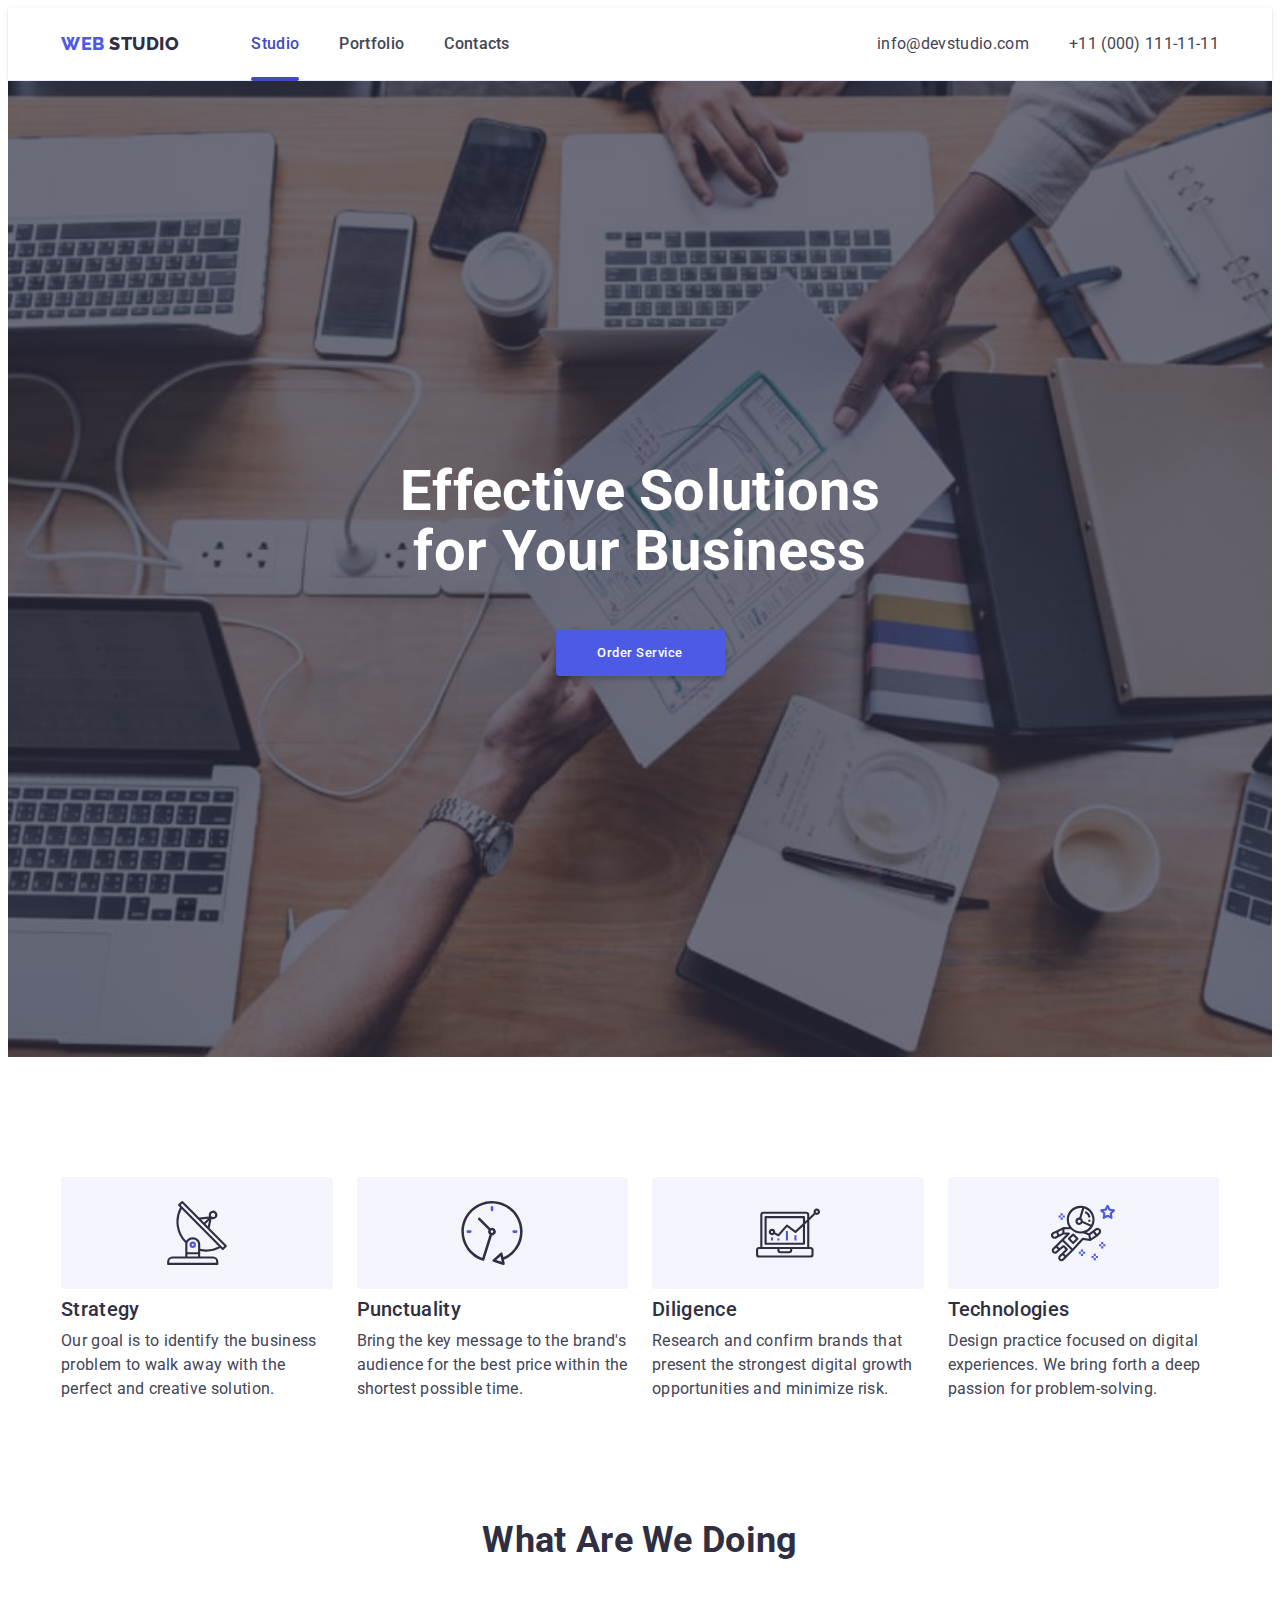
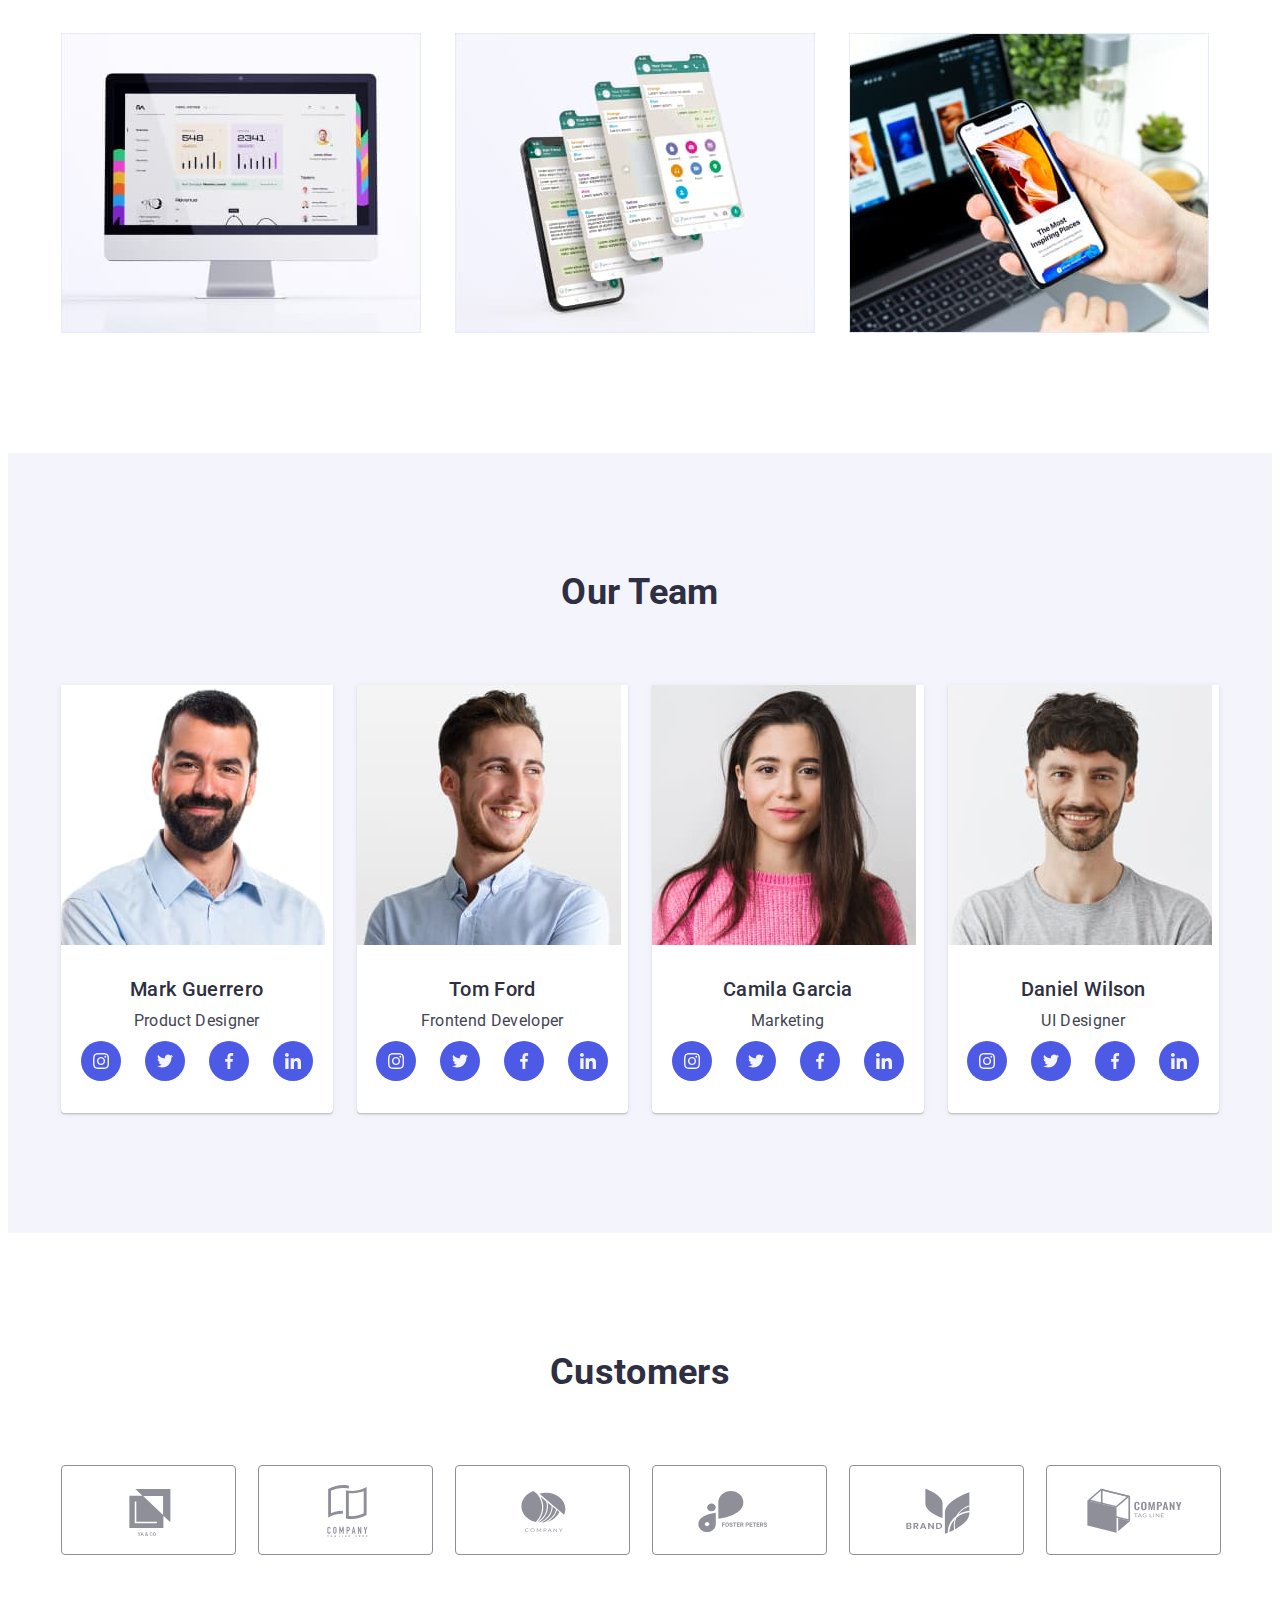
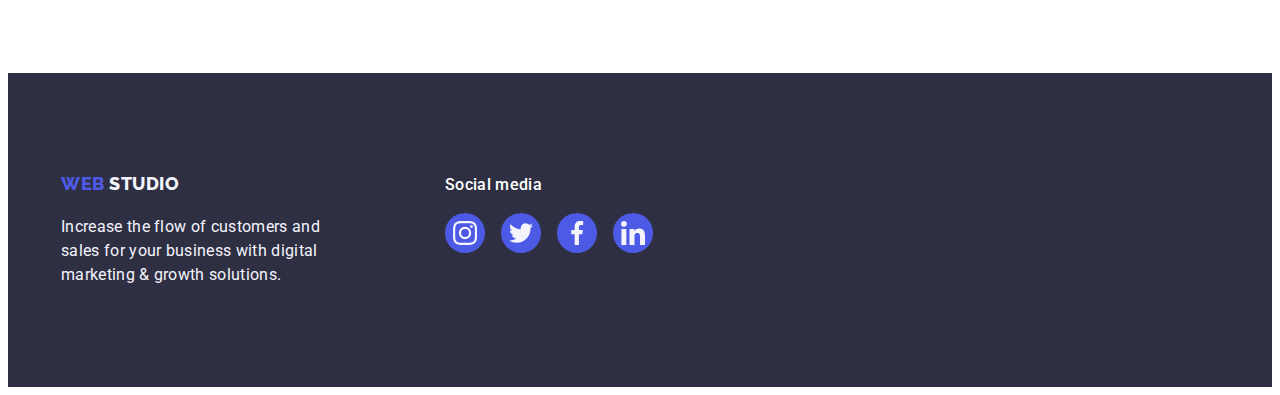
<file: index.html>
<!doctype html>
<html lang="en">

<head>
  <meta charset="UTF-8">
  <meta name="viewport" content="width=device-width, initial-scale=1.0">
  <title>Studio</title>
  <!-- Fonts -->
  <link rel="preconnect" href="https://fonts.googleapis.com">
  <link rel="preconnect" href="https://fonts.gstatic.com" crossorigin>
  <link href="https://fonts.googleapis.com/css2?family=Raleway:wght@800&family=Roboto:wght@400;500;700&display=swap"
    rel="stylesheet">
  <!-- Modern normalize -->
  <link rel="stylesheet" href="https://cdnjs.cloudflare.com/ajax/libs/modern-normalize/2.0.0/modern-normalize.min.css"
    integrity="sha512-4xo8blKMVCiXpTaLzQSLSw3KFOVPWhm/TRtuPVc4WG6kUgjH6J03IBuG7JZPkcWMxJ5huwaBpOpnwYElP/m6wg=="
    crossorigin="anonymous" referrerpolicy="no-referrer">
  <!-- Stylesheet -->
  <link rel="stylesheet" href="./css/styles.css">
</head>

<body class="page-body">
  <!-- #region 
    ========================================
    START Header | SECTION 1 
    ========================================
  -->
  <header class="main-header section">
    <!-- 
    --------------------------------------
      Main navigation 
    --------------------------------------
    -->
    <div class="header-content-box container">
      <nav class="header-navigation">
        <!-- ---------- Logo ---------- -->
        <a class="header-logo logo link" href="./index.html">Web
          <span class="logo-dark">Studio</span>
        </a>
        <!-- ---------- Menu ---------- -->
        <ul class="main-nav-list list">
          <li class="nav-list-item">
            <a class="nav-link link active" href="./index.html">Studio </a>
          </li>
          <li class="nav-list-item">
            <a class="nav-link link" href="./portfolio.html">Portfolio</a>
          </li>
          <li class="nav-list-item">
            <a class="nav-link link" href="">Contacts</a>
          </li>
        </ul>
      </nav>
      <!-- 
    --------------------------------------
      Contacts
    --------------------------------------
    -->
      <address class="contats">
        <ul class="contacts-list list">
          <li>
            <a class="contact-link link" href="mailto:info@devstudio.com">info@devstudio.com
            </a>
          </li>
          <li>
            <a class="contact-link link" href="tel:+110001111111">+11 (000) 111-11-11</a>
          </li>
        </ul>
      </address>
    </div>
  </header>

  <!-- #endregion     
    ========================================
    END Header | SECTION 1 
    ======================================== 
  -->

  <!-- #region 
======================================== 
START Main content     
======================================== 
-->
  <main class="studio-main-content">
    <!-- #region
    --------------------------------------
      START Hero | SECTION 2
    --------------------------------------
    -->
    <section class="section-hero section">

      <div class="hero-box container">
        <h1 class="hero-title main-title">Effective Solutions for Your Business</h1>
        <button class="hero-btn btn" type="button" data-modal-open>Order Service </button>
      </div>
    </section>
    <!-- #endregion 
    --------------------------------------
      END Hero | SECTION 2
    --------------------------------------
    -->

    <!-- #region 
    --------------------------------------
      START Benefit | SECTION 3 
    --------------------------------------
    -->
    <section class="section-benefit section">
      <!-- ---------- Container for styling  ---------- -->
      <div class="benefit-box container">
        <!-- ---------- Title ---------- -->
        <h2 class="benefit-title visually-hidden">Advantages</h2>

        <ul class="benefit-list list">
          <!-- block 1 -->
          <li class="benefit-list-item">
            <div class="benefit-box-svg">
              <svg class="icon" width="64" height="64">
                <use href="./images/icons.svg#icon-antenna"></use>
              </svg>
            </div>
            <h3 class="benefit-subtitle subtitle">Strategy</h3>
            <p class="benefit-text text">
              Our goal is to identify the business problem to walk away with the
              perfect and creative solution.
            </p>
          </li>
          <!-- block 2 -->
          <li class="benefit-list-item">
            <div class="benefit-box-svg">
              <svg class="icon" width="64" height="64">
                <use href="./images/icons.svg#icon-clock"></use>
              </svg>
            </div>
            <h3 class="benefit-subtitle subtitle">Punctuality</h3>
            <p class="benefit-text text">
              Bring the key message to the brand's audience for the best price
              within the shortest possible time.
            </p>
          </li>
          <!-- block 3 -->
          <li class="benefit-list-item">
            <div class="benefit-box-svg">
              <svg class="icon" width="64" height="64">
                <use href="./images/icons.svg#icon-diagram"></use>
              </svg>
            </div>
            <h3 class="benefit-subtitle subtitle">Diligence</h3>
            <p class="benefit-text text">
              Research and confirm brands that present the strongest digital
              growth opportunities and minimize risk.
            </p>
          </li>
          <!-- block 4 -->
          <li class="benefit-list-item">
            <div class="benefit-box-svg">
              <svg class="icon" width="64" height="64">
                <use href="./images/icons.svg#icon-astronaut"></use>
              </svg>
            </div>
            <h3 class="benefit-subtitle subtitle">Technologies</h3>
            <p class="benefit-text text">
              Design practice focused on digital experiences. We bring forth a
              deep passion for problem-solving.
            </p>
          </li>
        </ul>
      </div>
    </section>
    <!-- #endregion 
    --------------------------------------
      END Advantages | SECTION 3 
    --------------------------------------
    -->

    <!-- #region 
    --------------------------------------
      START What are we doing | SECTION 4 
    --------------------------------------
    -->

    <section class="section-skills section">
      <!-- ---------- Container for styling  ---------- -->
      <div class="skills-box container">
        <!-- ---------- Title ---------- -->
        <h2 class="skills-title title">What are we doing</h2>

        <ul class="skills-list list">
          <!-- block 1  -->
          <li class="skills-list-item">
            <img class="skills-img image" src="./images/01-studio/04-skills/01-desktop.jpg"
              alt="Desktop with web site visual" width="360" height="300">
          </li>
          <!-- block 2  -->
          <li class="skills-list-item">
            <img class="skills-img image" src="./images/01-studio/04-skills/02-phone.jpg"
              alt="Phone with web site visual" width="360" height="300">
          </li>
          <!-- block 3  -->
          <li class="skills-list-item">
            <img class="skills-img image" src="./images/01-studio/04-skills/03-adaptive.jpg"
              alt="A photo of a laptop in the background and a phone in a person's hands with web site visual"
              width="360" height="300">
          </li>
        </ul>
      </div>
    </section>

    <!-- #endregion
    --------------------------------------
      END What are we doing | SECTION 4 
    --------------------------------------
    -->

    <!-- #region 
    --------------------------------------
      START Our Team | SECTION 5 
    -------------------------------------- 
    -->
    <section class="section-team section">
      <!-- ---------- Container for styling  ---------- -->
      <div class="team-box container">
        <!-- ---------- Title ---------- -->
        <h2 class="team-title title">Our Team</h2>

        <ul class="team-list list">
          <!-- block 1 -->
          <li class="team-list-item">
            <img class="team-img image" src="./images/01-studio/05-our-team/img-1.jpg" alt="Man's photo" width="264"
              height="260">

            <div class="text-content-box">
              <h3 class="team-subtitle subtitle">Mark Guerrero</h3>
              <p class="team-text text">Product Designer</p>
              <!-- ---------- Social media  ---------- -->
              <ul class="social-media-list list">
                <!-- ---------- instagram ---------- -->
                <li class="social-media-item">
                  <a class="social-media-link link" href="">
           
                      <svg class="icon social-media-icon" width="16" height="16">
                        <use href="./images/icons.svg#icon-instagram"></use>
                      </svg>
              
                  </a>
                </li>
                <!-- ---------- twitter ---------- -->
                <li class="social-media-item">
                  <a class="social-media-link link" href="">
             
                      <svg class="icon social-media-icon" width="16" height="16">
                        <use href="./images/icons.svg#icon-twitter"></use>
                      </svg>
               
                  </a>
                </li>
                <!-- ---------- facebook ---------- -->
                <li class="social-media-item">
                  <a class="social-media-link link" href="">
                   
                      <svg class="icon social-media-icon" width="16" height="16">
                        <use href="./images/icons.svg#icon-facebook"></use>
                      </svg>
                 
                  </a>
                </li>
                <!-- ---------- linkedin ---------- -->
                <li class="social-media-item">
                  <a class="social-media-link link" href="">
            
                      <svg class="icon social-media-icon" width="16" height="16">
                        <use href="./images/icons.svg#icon-linkedin"></use>
                      </svg>
                
                  </a>
                </li>
              </ul>
            </div>

          </li>
          <!-- block 2 -->
          <li class="team-list-item">
            <img class="team-img image" src="./images/01-studio/05-our-team/img-2.jpg" alt="Man's photo" width="264"
              height="260">

            <div class="text-content-box">
              <h3 class="team-subtitle subtitle">Tom Ford</h3>
              <p class="team-text text">Frontend Developer</p>
              <!-- ---------- Social media  ---------- -->
              <ul class="social-media-list list">
                <!-- ---------- instagram ---------- -->
                <li class="social-media-item">
                  <a class="social-media-link link" href="">
                
                      <svg class="icon social-media-icon" width="16" height="16">
                        <use href="./images/icons.svg#icon-instagram"></use>
                      </svg>
            
                  </a>
                </li>
                <!-- ---------- twitter ---------- -->
                <li class="social-media-item">
                  <a class="social-media-link link" href="">
                  
                      <svg class="icon social-media-icon" width="16" height="16">
                        <use href="./images/icons.svg#icon-twitter"></use>
                      </svg>
          
                  </a>
                </li>
                <!-- ---------- facebook ---------- -->
                <li class="social-media-item">
                  <a class="social-media-link link" href="">
          
                      <svg class="icon social-media-icon" width="16" height="16">
                        <use href="./images/icons.svg#icon-facebook"></use>
                      </svg>
          
                  </a>
                </li>
                <!-- ---------- linkedin ---------- -->
                <li class="social-media-item">
                  <a class="social-media-link link" href="">
       
                      <svg class="icon social-media-icon" width="16" height="16">
                        <use href="./images/icons.svg#icon-linkedin"></use>
                      </svg>
     
                  </a>
                </li>
              </ul>
            </div>
          </li>
          <!-- block 3 -->
          <li class="team-list-item">
            <img class="team-img image" src="./images/01-studio/05-our-team/img-3.jpg" alt="Woman's photo" width="264"
              height="260">

            <div class="text-content-box">
              <h3 class="team-subtitle subtitle">Camila Garcia</h3>
              <p class="team-text text">Marketing</p>
              <!-- ---------- Social media  ---------- -->
              <ul class="social-media-list list">
                <!-- ---------- instagram ---------- -->
                <li class="social-media-item">
                  <a class="social-media-link link" href="">
                    
                      <svg class="icon social-media-icon" width="16" height="16">
                        <use href="./images/icons.svg#icon-instagram"></use>
                      </svg>
                    <!-- </div> -->
                  </a>
                </li>
                <!-- ---------- twitter ---------- -->
                <li class="social-media-item">
                  <a class="social-media-link link" href="">
            
                      <svg class="icon social-media-icon" width="16" height="16">
                        <use href="./images/icons.svg#icon-twitter"></use>
                      </svg>
           
                  </a>
                </li>
                <!-- ---------- facebook ---------- -->
                <li class="social-media-item">
                  <a class="social-media-link link" href="">
                 
                      <svg class="icon social-media-icon" width="16" height="16">
                        <use href="./images/icons.svg#icon-facebook"></use>
                      </svg>
             
                  </a>
                </li>
                <!-- ---------- linkedin ---------- -->
                <li class="social-media-item">
                  <a class="social-media-link link" href="">
          
                      <svg class="icon social-media-icon" width="16" height="16">
                        <use href="./images/icons.svg#icon-linkedin"></use>
                      </svg>
         
                  </a>
                </li>
              </ul>
            </div>
          </li>
          <!-- block 4 -->
          <li class="team-list-item">
            <img class="team-img image" src="./images/01-studio/05-our-team/img-4.jpg" alt="Man's photo" width="264"
              height="260">

            <div class="text-content-box">
              <h3 class="team-subtitle subtitle">Daniel Wilson</h3>
              <p class="team-text text">UI Designer</p>
              <!-- ---------- Social media  ---------- -->
              <ul class="social-media-list list">
                <!-- ---------- instagram ---------- -->
                <li class="social-media-item">
                  <a class="social-media-link link" href="">
             
                      <svg class="icon social-media-icon" width="16" height="16">
                        <use href="./images/icons.svg#icon-instagram"></use>
                      </svg>
       
                  </a>
                </li>
                <!-- ---------- twitter ---------- -->
                <li class="social-media-item">
                  <a class="social-media-link link" href="">
             
                      <svg class="icon social-media-icon" width="16" height="16">
                        <use href="./images/icons.svg#icon-twitter"></use>
                      </svg>
              
                  </a>
                </li>
                <!-- ---------- facebook ---------- -->
                <li class="social-media-item">
                  <a class="social-media-link link" href="">

                      <svg class="icon social-media-icon" width="16" height="16">
                        <use href="./images/icons.svg#icon-facebook"></use>
                      </svg>
  
                  </a>
                </li>
                <!-- ---------- linkedin ---------- -->
                <li class="social-media-item">
                  <a class="social-media-link link" href="">
       
                      <svg class="icon social-media-icon" width="16" height="16">
                        <use href="./images/icons.svg#icon-linkedin"></use>
                      </svg>
           
                  </a>
                </li>
              </ul>
            </div>
          </li>
        </ul>
      </div>
    </section>
    <!-- #endregion 
    --------------------------------------
      END Our Team | SECTION 5 
    -------------------------------------- 
    -->
    <!-- #region 
    --------------------------------------
      START Customers | SECTION 6 
    -------------------------------------- 
    -->
    <section class="section-customers section">
      <!-- ---------- Container for styling  ---------- -->
      <div class="customers-box container">
        <!-- ---------- Title ---------- -->
        <h2 class="customers-title title">Customers</h2>

        <ul class="customers-list list">
          <!-- block 1 -->
          <li class="customers-list-item">
            <a class="customers-link" href="">
           
                <svg class="icon customers-icon" width="104" height="56">
                  <use href="./images/icons.svg#icon-logo"></use>
                </svg>
           
            </a>
          </li>
          <!-- block 2 -->
          <li class="customers-list-item">
            <a class="customers-link" href="">
              
                <svg class="icon customers-icon" width="104" height="56">
                  <use href="./images/icons.svg#icon-logo-1"></use>
                </svg>
             
            </a>
          </li>
          <!-- block 3 -->
          <li class="customers-list-item">
            <a class="customers-link" href="">
       
                <svg class="icon customers-icon" width="104" height="56">
                  <use href="./images/icons.svg#icon-logo-2"></use>
                </svg>
   
            </a>
          </li>
          <!-- block 4 -->
          <li class="customers-list-item">
            <a class="customers-link" href="">
         
                <svg class="icon customers-icon" width="104" height="56">
                  <use href="./images/icons.svg#icon-logo-3"></use>
                </svg>
          
            </a>
          </li>
          <!-- block 5 -->
          <li class="customers-list-item">
            <a class="customers-link" href="">
            
                <svg class="icon customers-icon" width="104" height="56">
                  <use href="./images/icons.svg#icon-logo-4"></use>
                </svg>
             
            </a>
          </li>
          <!-- block 6 -->
          <li class="customers-list-item">
            <a class="customers-link" href="">
           
                <svg class="icon customers-icon" width="104" height="56">
                  <use href="./images/icons.svg#icon-logo-5"></use>
                </svg>
        
            </a>
          </li>
        </ul>
      </div>
    </section>

    <!-- #endregion 
    --------------------------------------
      END Customers | SECTION 6 
    -------------------------------------- 
    -->
  </main>
  <!-- #endregion 
  ======================================== 
  END Main content     
  ========================================
  -->

  <!-- #region 
======================================== 
START Footer | SECTION 7
========================================
-->
  <footer class="main-footer section">
    <div class="footer-container container">
    <!-- ---------- Container for styling  ---------- -->
    <div class="mf-text-content-box">
      <!-- ---------- Logo ---------- -->
      <a class="main-footer-link link logo" href="./index.html">Web
        <span class="logo-light">Studio</span></a>
      <!-- ---------- Footer text content ---------- -->
      <p class="main-footer-text">
        Increase the flow of customers and sales for your business with digital
        marketing & growth solutions.
      </p>
    </div>
    <!-- ---------- Footer social media box ---------- -->
    <div class="footer-social-media-box">
      <p class="footer-subtitle subtitle">Social media</p>
      <!-- ---------- Social media  ---------- -->
      <ul class="footer-social-media-list list">
        
        <li class="social-media-item ">
          <a class="social-media-link link footer" href="">
            
              <svg class="icon social-media-icon" width="24" height="24">
                <use href="./images/icons.svg#icon-instagram"></use>
              </svg>
            
          </a>
        </li>
        <!-- ---------- twitter ---------- -->
        <li class="social-media-item">
          <a class="social-media-link link footer" href="">
           
              <svg class="icon social-media-icon" width="24" height="24">
                <use href="./images/icons.svg#icon-twitter"></use>
              </svg>
            
          </a>
        </li>
        <!-- ---------- facebook ---------- -->
        <li class="social-media-item">
          <a class="social-media-link link footer" href="">
          
              <svg class="icon social-media-icon" width="24" height="24">
                <use href="./images/icons.svg#icon-facebook"></use>
              </svg>
          
          </a>
        </li>
        <!-- ---------- linkedin ---------- -->
        <li class="social-media-item">
          <a class="social-media-link link footer" href="">
            
              <svg class="icon social-media-icon" width="24" height="24">
                <use href="./images/icons.svg#icon-linkedin"></use>
              </svg>
         
          </a>
        </li>
      </ul>
    </div>
  </div>
  </footer>
  <!-- #endregion 
======================================== 
END Footer | SECTION 7
========================================
-->


  <!-- #region 
======================================== 
    START BACKDROP WITH MODAL WINDOW  
========================================
-->

  <div class="backdrop is-hidden" data-modal>
    <div class="modal">
      <button type="button" class="close-btn" data-modal-close>
        <svg class="close-btn-icon" width="8" height="8" aria-label="Modal window close icon">
          <use href="./images/icons.svg#icon-modal-close"></use>
        </svg>
      </button>
    </div>
  </div>


  <!-- #endregion 
======================================== 
     END BACKDROP WITH MODAL WINDOW  
========================================
-->

  <script src="./js/modal.js"></script>
</body>

</html>
</file>
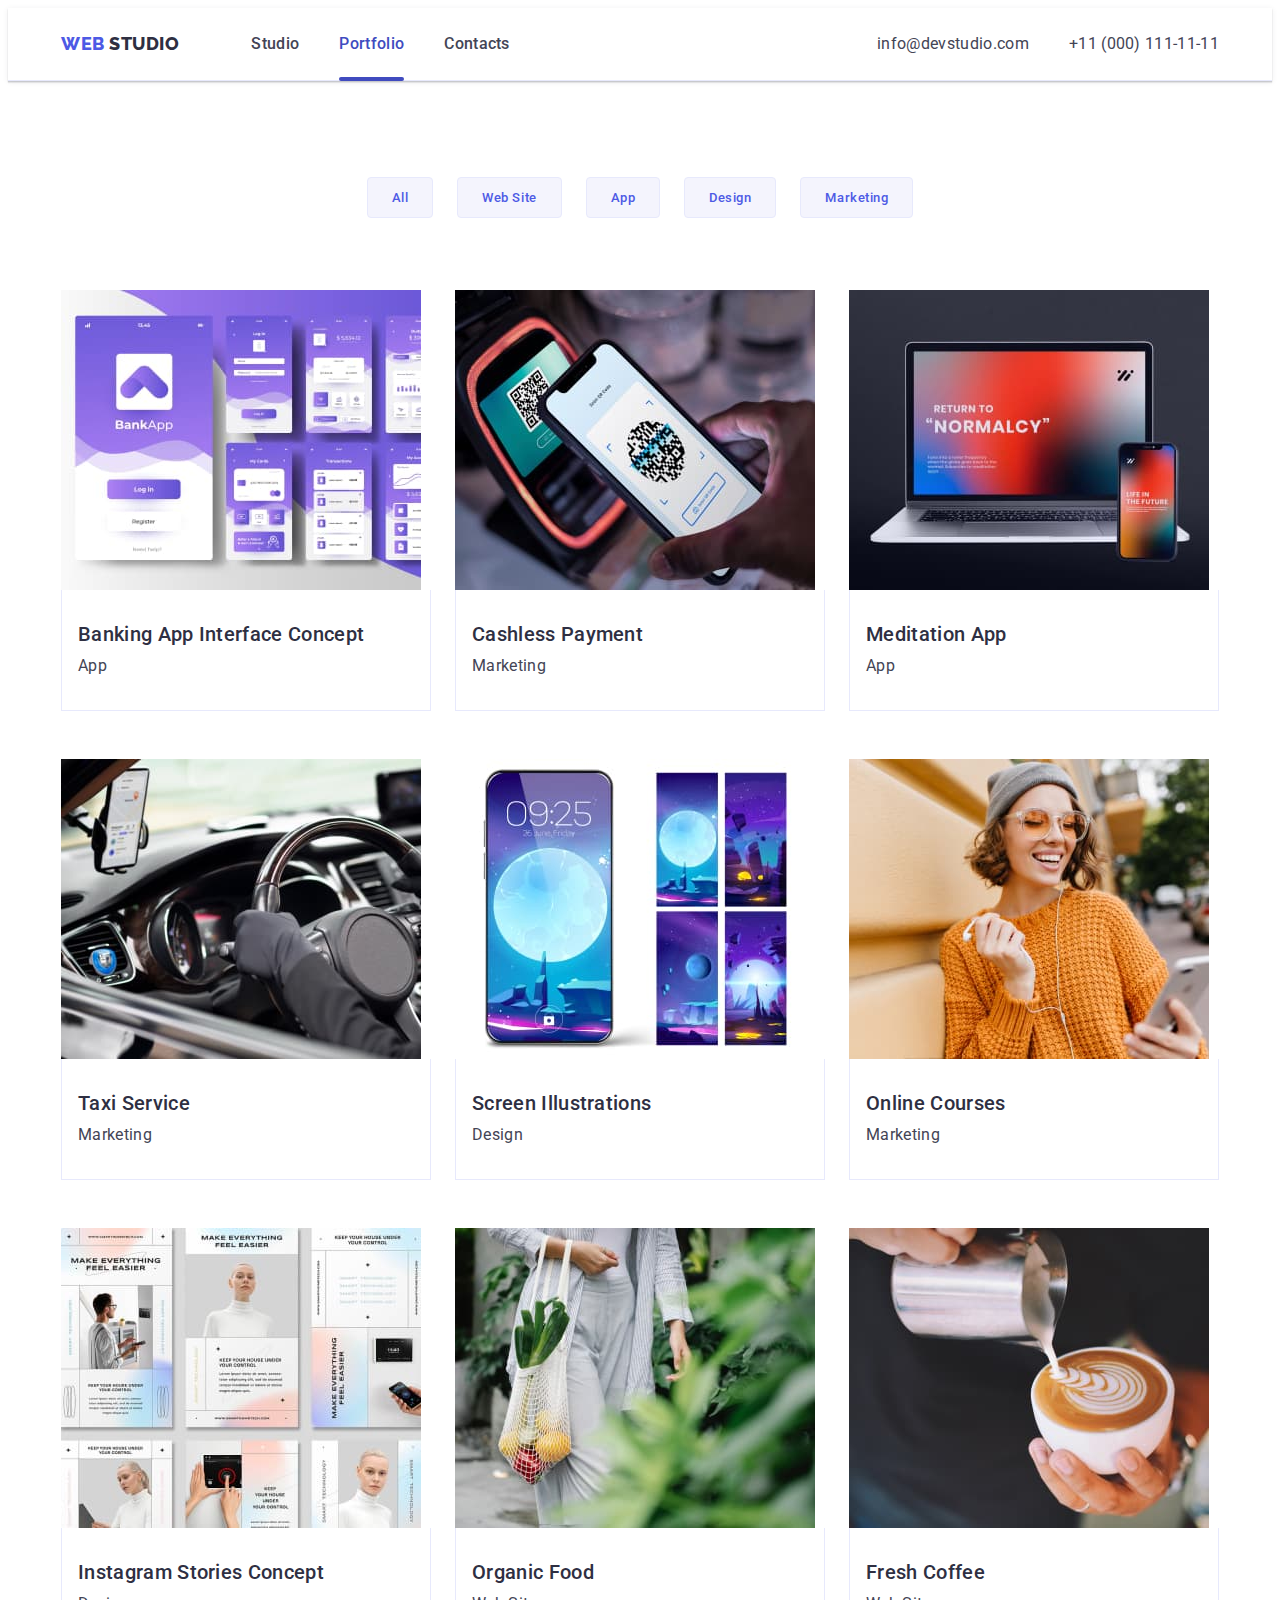
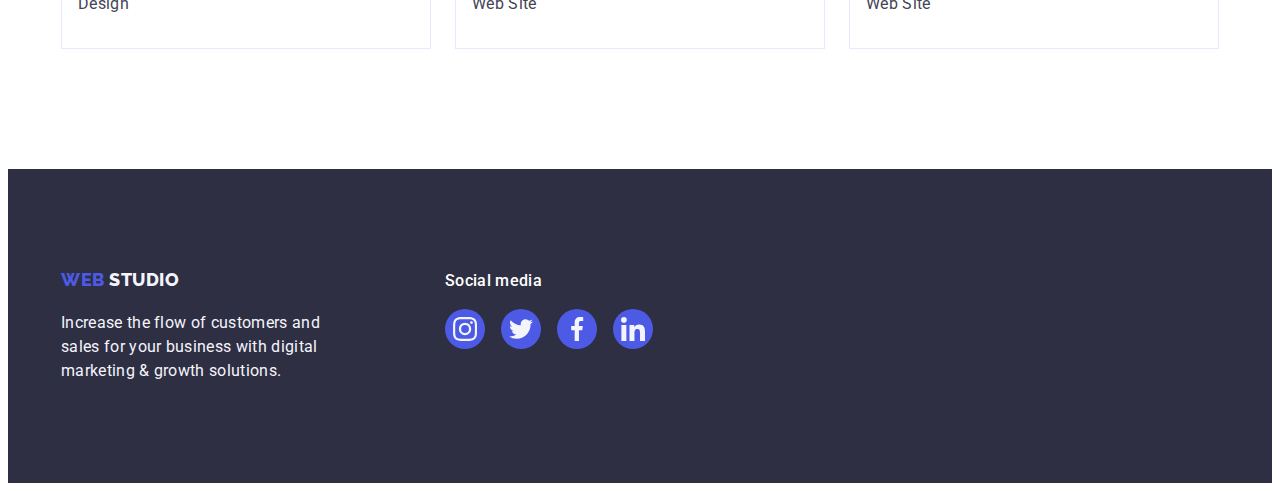
<file: portfolio.html>
<!doctype html>
<html lang="en">

<head>
  <meta charset="UTF-8">
  <meta name="viewport" content="width=device-width, initial-scale=1.0">
  <title>Portfolio</title>
  <!-- Fonts -->
  <link rel="preconnect" href="https://fonts.googleapis.com">
  <link rel="preconnect" href="https://fonts.gstatic.com" crossorigin>
  <link href="https://fonts.googleapis.com/css2?family=Raleway:wght@800&family=Roboto:wght@400;500;700&display=swap"
    rel="stylesheet">
  <!-- Modern normalize -->
  <link rel="stylesheet" href="https://cdnjs.cloudflare.com/ajax/libs/modern-normalize/2.0.0/modern-normalize.min.css"
    integrity="sha512-4xo8blKMVCiXpTaLzQSLSw3KFOVPWhm/TRtuPVc4WG6kUgjH6J03IBuG7JZPkcWMxJ5huwaBpOpnwYElP/m6wg=="
    crossorigin="anonymous" referrerpolicy="no-referrer">
  <!-- Stylesheet -->
  <link rel="stylesheet" href="./css/styles.css">
</head>

<body class="wrapper">
  <!-- #region 
    ========================================
    START Header | SECTION 1 
    ========================================
  -->
  <header class="main-header section">
    <!-- 
    --------------------------------------
      Main navigation 
    --------------------------------------
    -->
    <div class="header-content-box container">
      <nav class="header-navigation">
        <!-- ---------- Logo ---------- -->
        <a class="header-logo logo link" href="./index.html">Web
          <span class="logo-dark">Studio</span>
        </a>
        <!-- ---------- Menu ---------- -->
        <ul class="main-nav-list list">
          <li class="nav-list-item">
            <a class="nav-link link" href="./index.html">Studio </a>
          </li>
          <li class="nav-list-item">
            <a class="nav-link link active" href="./portfolio.html">Portfolio</a>
          </li>
          <li class="nav-list-item">
            <a class="nav-link link" href="">Contacts</a>
          </li>
        </ul>
      </nav>
      <!-- 
    --------------------------------------
      Contacts
    --------------------------------------
    -->
      <address class="contats">
        <ul class="contacts-list list">
          <li>
            <a class="contact-link link" href="mailto:info@devstudio.com">info@devstudio.com
            </a>
          </li>
          <li>
            <a class="contact-link link" href="tel:+110001111111">+11 (000) 111-11-11</a>
          </li>
        </ul>
      </address>
    </div>
  </header>

  <!-- #endregion     
    ========================================
    END Header | SECTION 1 
    ======================================== 
  -->

  <!-- #region 
======================================== 
START Main content     
======================================== 
-->
  <main class="portfolio-main-content">

    <!-- #region
    --------------------------------------
      START Portfolio | SECTION 2
    --------------------------------------
    -->
    <section class="portfolio-section">
      <!-- ---------- Container for styling  ---------- -->
      <div class="portfolio-box container">
        <!-- ---------- Title ---------- -->
        <h1 class="portfolio-title main-title visually-hidden">Portfolio</h1>

        <!-- ========== Filter | navigation  ========== -->

        <ul class="portfolio-filter-list list">
          <!-- Button 1  -->
          <li class="filter-list-item">
            <button class="filter-btn btn" type="button">All</button>
          </li>
          <!-- Button 2  -->
          <li class="filter-list-item">
            <button class="filter-btn btn" type="button">Web Site</button>
          </li>
          <!-- Button 3  -->
          <li class="filter-list-item">
            <button class="filter-btn btn" type="button">App</button>
          </li>
          <!-- Button 4  -->
          <li class="filter-list-item">
            <button class="filter-btn btn" type="button">Design</button>
          </li>
          <!-- Button 5  -->
          <li class="filter-list-item">
            <button class="filter-btn btn" type="button">Marketing</button>
          </li>
        </ul>

        <!-- ========== Card ========== -->
        <ul class="portfolio-card-list list">
          <!-- ---------- Card 1  ---------- -->
          <li class="card-list-item">
            <a class="portfolio-card-link link" href="#" target="_blank" rel="noopener noreferrer">
            <div class="container-card-img">
            
              <img class="portfolio-card-img image" src="./images/02-portfolio/img-1.jpg"
                alt="Banking App Interface Concept" width="360" height="300">
                <p class="overlay-text text">14 Stylish and User-Friendly App Design Concepts · Task Manager App · Calorie
                  Tracker App · Exotic Fruit Ecommerce App · Cloud Storage App</p>
            </div>
           
     
      <div class="portfolio-text-container">
        <h2 class="portfolio-subtitle subtitle">Banking App Interface Concept</h2>
        <p class="portfolio-text text">App</p>
      </div>
      
      </a>
      </li>

      <!-- ---------- Card 2  ---------- -->
      <li class="card-list-item">
        <a class="portfolio-card-link link" href="#" target="_blank" rel="noopener noreferrer">
        <div class="container-card-img">
          
          <img class="portfolio-card-img image" src="./images/02-portfolio/img-2.jpg" alt="Cashless Payment" width="360"
            height="300">
            <p class="overlay-text text">14 Stylish and User-Friendly App Design Concepts · Task Manager App · Calorie
              Tracker App · Exotic Fruit Ecommerce App · Cloud Storage App</p>
        </div>
       
          <div class="portfolio-text-container">
            <h2 class="portfolio-subtitle subtitle">Cashless Payment</h2>
            <p class="portfolio-text text">Marketing</p>
          </div>
        
        </a>
      </li>
      <!-- ---------- Card 3  ---------- -->
      <li class="card-list-item">
        <a class="portfolio-card-link link" href="#" target="_blank" rel="noopener noreferrer">
        <div class="container-card-img">
        
          <img class="portfolio-card-img image" src="./images/02-portfolio/img-3.jpg" alt="Meditation App" width="360"
            height="300">
            <p class="overlay-text text">14 Stylish and User-Friendly App Design Concepts · Task Manager App · Calorie
              Tracker App · Exotic Fruit Ecommerce App · Cloud Storage App</p>
        </div>
        
          <div class="portfolio-text-container">
            <h2 class="portfolio-subtitle subtitle">Meditation App</h2>
            <p class="portfolio-text text">App</p>
          </div>
          
        </a>
      </li>
      <!-- ---------- Card 4  ---------- -->
      <li class="card-list-item">
        <a class="portfolio-card-link link" href="#" target="_blank" rel="noopener noreferrer">
        <div class="container-card-img">
         
          <img class="portfolio-card-img image" src="./images/02-portfolio/img-4.jpg" alt="Taxi Service" width="360"
            height="300">
            <p class="overlay-text text">14 Stylish and User-Friendly App Design Concepts · Task Manager App · Calorie
              Tracker App · Exotic Fruit Ecommerce App · Cloud Storage App</p>
        </div>
        
          <div class="portfolio-text-container">
            <h2 class="portfolio-subtitle subtitle">Taxi Service</h2>
            <p class="portfolio-text text">Marketing</p>
          </div>
         
        </a>
      </li>
      <!-- ---------- Card 5  ---------- -->
      <li class="card-list-item">
        <a class="portfolio-card-link link" href="#" target="_blank" rel="noopener noreferrer">
        <div class="container-card-img">
         
          <img class="portfolio-card-img image" src="./images/02-portfolio/img-5.jpg" alt="Screen Illustrations"
            width="360" height="300">
            <p class="overlay-text text">14 Stylish and User-Friendly App Design Concepts · Task Manager App · Calorie
              Tracker App · Exotic Fruit Ecommerce App · Cloud Storage App</p>
        </div>
       
          <div class="portfolio-text-container">
            <h2 class="portfolio-subtitle subtitle">Screen Illustrations</h2>
            <p class="portfolio-text text">Design</p>
          </div>
          
        </a>
      </li>
      <!-- ---------- Card 6  ---------- -->
      <li class="card-list-item">
        <a class="portfolio-card-link link" href="#" target="_blank" rel="noopener noreferrer">
        <div class="container-card-img">
          
          <img class="portfolio-card-img image" src="./images/02-portfolio/img-6.jpg" alt="Online Courses" width="360"
            height="300">
            <p class="overlay-text text">14 Stylish and User-Friendly App Design Concepts · Task Manager App · Calorie
              Tracker App · Exotic Fruit Ecommerce App · Cloud Storage App</p>
        </div>
       
          <div class="portfolio-text-container">
            <h2 class="portfolio-subtitle subtitle">Online Courses</h2>
            <p class="portfolio-text text">Marketing</p>
          </div>
          
        </a>
      </li>
      <!-- ---------- Card 7  ---------- -->
      <li class="card-list-item">
        <a class="portfolio-card-link link" href="#" target="_blank" rel="noopener noreferrer">
        <div class="container-card-img">
          
          <img class="portfolio-card-img image" src="./images/02-portfolio/img-7.jpg" alt="Instagram Stories Concept"
            width="360" height="300">
            <p class="overlay-text text">14 Stylish and User-Friendly App Design Concepts · Task Manager App · Calorie
              Tracker App · Exotic Fruit Ecommerce App · Cloud Storage App</p>
        </div>
       
          <div class="portfolio-text-container">
            <h2 class="portfolio-subtitle subtitle">Instagram Stories Concept</h2>
            <p class="portfolio-text text">Design</p>
          </div>
         
        </a>
      </li>
      <!-- ---------- Card 8  ---------- -->
      <li class="card-list-item">
        <a class="portfolio-card-link link" href="#" target="_blank" rel="noopener noreferrer">
        <div class="container-card-img">
         
          <img class="portfolio-card-img image" src="./images/02-portfolio/img-8.jpg" alt="Organic Food" width="360"
            height="300">
            <p class="overlay-text text">14 Stylish and User-Friendly App Design Concepts · Task Manager App · Calorie
              Tracker App · Exotic Fruit Ecommerce App · Cloud Storage App</p>
        </div>
       
          <div class="portfolio-text-container">
            <h2 class="portfolio-subtitle subtitle">Organic Food</h2>
            <p class="portfolio-text text">Web Site</p>
          </div>
         
        </a>
      </li>
      <!-- ---------- Card 9  ---------- -->
      <li class="card-list-item">
        <a class="portfolio-card-link link" href="#" target="_blank" rel="noopener noreferrer">
        <div class="container-card-img">
         
          <img class="portfolio-card-img image" src="./images/02-portfolio/img-9.jpg" alt="Fresh Coffee" width="360"
            height="300">
            <p class="overlay-text text">14 Stylish and User-Friendly App Design Concepts · Task Manager App · Calorie
              Tracker App · Exotic Fruit Ecommerce App · Cloud Storage App</p>
        </div>
       
        <div class="portfolio-text-container">
          <h2 class="portfolio-subtitle subtitle">Fresh Coffee</h2>
          <p class="portfolio-text text">Web Site</p>
        </div>
       
        </a>
      </li>

      </ul>
      </div>
    </section>
    <!-- #region
    --------------------------------------
    END Portfolio | SECTION 2 
    --------------------------------------
    -->
  </main>
  <!-- #endregion 
  ======================================== 
  END Main content     
  ========================================
  -->


  <!-- #region 
======================================== 
START Footer | SECTION 3
========================================
-->
<footer class="main-footer section">
  <div class="footer-container container">
  <!-- ---------- Container for styling  ---------- -->
  <div class="mf-text-content-box">
    <!-- ---------- Logo ---------- -->
    <a class="main-footer-link link logo" href="./index.html">Web
      <span class="logo-light">Studio</span></a>
    <!-- ---------- Footer text content ---------- -->
    <p class="main-footer-text">
      Increase the flow of customers and sales for your business with digital
      marketing & growth solutions.
    </p>
  </div>
  <!-- ---------- Footer social media box ---------- -->
  <div class="footer-social-media-box">
    <p class="footer-subtitle subtitle">Social media</p>
    <!-- ---------- Social media  ---------- -->
    <ul class="footer-social-media-list list">
      
      <li class="social-media-item ">
        <a class="social-media-link link footer" href="">
          
            <svg class="icon social-media-icon" width="24" height="24">
              <use href="./images/icons.svg#icon-instagram"></use>
            </svg>
          
        </a>
      </li>
      <!-- ---------- twitter ---------- -->
      <li class="social-media-item">
        <a class="social-media-link link footer" href="">
         
            <svg class="icon social-media-icon" width="24" height="24">
              <use href="./images/icons.svg#icon-twitter"></use>
            </svg>
          
        </a>
      </li>
      <!-- ---------- facebook ---------- -->
      <li class="social-media-item">
        <a class="social-media-link link footer" href="">
        
            <svg class="icon social-media-icon" width="24" height="24">
              <use href="./images/icons.svg#icon-facebook"></use>
            </svg>
        
        </a>
      </li>
      <!-- ---------- linkedin ---------- -->
      <li class="social-media-item">
        <a class="social-media-link link footer" href="">
          
            <svg class="icon social-media-icon" width="24" height="24">
              <use href="./images/icons.svg#icon-linkedin"></use>
            </svg>
       
        </a>
      </li>
    </ul>
  </div>
</div>
</footer>
<!-- #endregion 
======================================== 
END Footer | SECTION 3
========================================
-->
</body>
</html>
</file>
<file: css/styles.css>
/* 
======================================== 
START Style Guide 
======================================== 
*/

:root {
    /* 
    ========================================  
    COLORS
    ========================================  
    */
    --crl-primary-brand: #4D5AE5;
    /* Iris| Primary Brand | CTAs,Focused,Active states,Links */

    --crl-pressed-state: #404BBF;
    /* OCEAN | Pressed state |CTAs */

    --crl-dark: #2E2F42;
    /* Navy blue | Dark | Overlays,Shadows,Headings */

    --crl-success: #31D0AA;
    /* GREEN | Success | Valid fields, Success messages */

    --crl-text: #434455;
    /* SLATE| Text | Body text */

    --crl-subtle-text: #8E8F99;
    /* LIGHT SLATE | Subtle Text | Helper text, Deemphasized text  */

    --crl-accent: #E7E9FC;
    /* Cornflower | Accent | Accent color, Hairlines, Subtle backgrounds */

    --crl-light: #F4F4FD;
    /*CLOUD | Light | Light mode backgrounds, Light mode Dialogs/alerts */

    --crl-modal-overlay: #2E2F42;
    /* NAVY BLUE modal | Modal overlay | Overlay */

    --crl-hero-background: #2E2F42;
    /* GREY | Hero background | Hero image background */

    --crl-white-background: #FFFFFF;
    /* WHITE|  White background | Header,  team card background */

    --crl-modal-background: #FCFCFC;
    /* Dairy| Modal background | Modal background  */

    /* 
    ======================================== 
    TYPOGRAPHY 
    ========================================   
    */
    /* ========== ========== Body | Main text | p ========== ========== */
    --body-font-family: "Roboto", sans-serif;
    --body-font-size: 16px;
    --body-font-weight: 400;
    --body-line-height: 1.5;
    --body-letter-spacing: .02em;

    /* ========== ========== Header 1 | title-hero| h1 ========== ========== */
    --h1-font-size: 56px;
    --h1-line-height: 1.07;
    --h1-letter-spacing: .02em;

    /* ========== ========== Header 2 | title | h2 ========== ========== */
    --h2-font-size: 36px;
    --h2-line-height: 1.11;
    --h2-letter-spacing: .02em;

    /* ========== ========== Header 3 | subtitle | h3 ========== ========== */
    --h3-font-weight: 500;
    --h3-font-size: 20px;
    --h3-line-height: 1.2;
    --h3-letter-spacing: .02em;

    /* ========== ========== Small Text ========== ========== */
    --small-font-size: 12px;
    --small-font-weight: 400;
    --small-line-height: 1.17;
    --small-letter-spacing: .04em;


    /* ========== ========== Body Medium ========== ========== */
    --body-medium-font-size: 16px;
    --body-medium-font-weight: 500;
    --body-medium-line-height: 1.5;
    --body-medium-letter-spacing: .02em;

    /* ========== ========== Button Text ========== ========== */
    --button-font-family: "Roboto", sans-serif;
    --button-font-size: 16px;
    --button-font-weight: 500;
    --button-line-height: 1.5;
    --button-letter-spacing: .04em;

    /* ========== ========== Link Text ========== ========== */
    --link-font-size: 12px;
    --link-font-weight: 400;
    --link-line-height: 1.33;
    --link-letter-spacing: .04em;

    /* ========== ========== Logo ==========  ========== */
    --logo-font-family: "Raleway", sans-serif;
    --logo-font-size: 18px;
    --logo-font-weight: 800;
    --logo-line-height: 1.17;
    --logo-letter-spacing: .03em;
}

/*
======================================== 
End Style Guide 
======================================== 
*/

/* ======================================== Reset values ========================================  */
h1,
h2,
h3,
h4,
h5,
h6,
p {
    margin-block: 0;
}


/* ======================================== General tag selector values ========================================  */

body {
    font-family: var(--body-font-family, "Roboto", sans-serif);
    font-size: var(--body-font-size, 16px);
    letter-spacing: var(--body-letter-spacing, 0.02em);
    line-height: 1.5;

    color: var(--crl-text, #434455);
    background-color: var(--crl-white-background);
}

address {
    font-style: normal;
}

/* ======================================== General helper classes ========================================  */
.visually-hidden {
    position: absolute;
    width: 1px;
    height: 1px;
    margin: -1px;
    border: 0;
    padding: 0;

    white-space: nowrap;
    clip-path: inset(100%);
    clip: rect(0 0 0 0);
    overflow: hidden;
}

.container {
    width: 1158px;
    margin-inline: auto;
    padding-inline: 15px;
}

.link {
    text-decoration-line: none;
    color: var(--crl-text, #434455);
}

.list {
    margin: 0;
    padding: 0;

    list-style: none;
}

.main-title {
    font-size: var(--h1-font-size, 56px);
    line-height: var(--h1-line-height, 1.07);

}

.title {
    margin-bottom: 72px;
    text-align: center;

    font-size: var(--h2-font-size, 36px);
    line-height: var(--h2-line-height, 1.11);


    color: var(--crl-dark, #2E2F42);

    text-transform: capitalize;
}

.subtitle {
    margin-bottom: 8px;

    font-size: var(--h3-font-size, 20px);
    font-weight: var(--h3-font-weight, 500);
    line-height: var(--h3-line-height, 1.2);

    color: var(--crl-dark, #2E2F42);
}


.image,
svg {

    display: block;
    max-width: 100%;
}

.btn {
    font-family: inherit;

    font-weight: var(--button-font-weight, 500);

    letter-spacing: var(--button-letter-spacing, 0.04em);

    border-radius: 4px;
    cursor: pointer;
}

.section {
    max-width: 1440px;
    margin-inline: auto;
}

.icon {
    fill: currentColor;
}


/* 
================================================================================ 
------------------------------ HEADER | SECTION 1 ------------------------------
================================================================================  
*/

/* ================================= Header =================================== */

.main-header {
    display: flex;
    border-bottom: 1px solid #e7e9fc;
    box-shadow: 0px 2px 1px rgba(46, 47, 66, 0.08), 0px 1px 1px rgba(46, 47, 66, 0.16), 0px 1px 6px rgba(46, 47, 66, 0.08);
}

.header-content-box {
    display: flex;
    justify-content: space-between;
}

/* ================================== Logo ==================================== */
.logo {
    font-family: var(--logo-font-family, "Raleway", sans-serif);
    font-size: var(--logo-font-size, 18px);
    font-weight: var(--logo-font-weight, 800);
    line-height: var(--logo-line-height, 1.17);
    letter-spacing: var(--logo-letter-spacing, 0.03em);

    color: var(--crl-primary-brand, #4D5AE5);

    text-transform: uppercase;
}

.header-logo {
    margin-right: 72px;
}

.logo-dark {
    color: var(--crl-dark, #2E2F42);
}

.logo-light {
    color: var(--crl-light, #F4F4FD);
}

/* ========================== Main header navigation ============================= */
.header-navigation {
    display: flex;
    align-items: center;
}

.main-nav-list {

    height: 72px;
    display: flex;
    gap: 40px;
}

.nav-link {
    /* position: relative; */
    display: flex;
    flex-direction: column-reverse;
    gap: 20px;

    padding: 24px 0;
    color: #434455;

    font-weight: var(--body-medium-font-weight, 500);
    transition: color 250ms cubic-bezier(0.4, 0, 0.2, 1);
}

.nav-link.active,
.nav-link:hover,
.nav-link:focus {
    position: relative;
    color: #404BBF;
}

.nav-link:hover::after,
.nav-link:focus::after,
.nav-link.active::after {
    content: "";
    position: absolute;
    left: 0;
    bottom: -1px;
    height: 4px;
    width: 100%;
    background-color: var(--crl-pressed-state, #404BBF);
    border-radius: 2px;
    transition: color 250ms cubic-bezier(0.4, 0, 0.2, 1);
}


/* ========================== Contacts header ================================= */
.contacts-list {
    display: flex;
    gap: 40px;
}

.contact-link {
    transition: color 250ms cubic-bezier(0.4, 0, 0.2, 1);
    display: block;
    padding: 24px 0;
}

.contact-link:hover,
.contact-link:focus {

    color: var(--crl-pressed-state, #404BBF);
    transition: color 250ms cubic-bezier(0.4, 0, 0.2, 1);
}


/*
================================================================================ 
------------------------------- MAIN CONTENT STYLES ----------------------------
================================================================================ 
*/

/* 
================================================================================ 
                                 Hero | SECTION 2
================================================================================  
*/

.section-hero {
    height: 600px;
    padding: 188px 0;

    display: flex;
    justify-content: center;
    align-items: center;

    background-color: var(--crl-dark, #2E2F42);
    background-image: linear-gradient(to bottom, rgba(46, 47, 66, 0.70), rgba(46, 47, 66, 0.70)),
        url(../images/01-studio/02-hero/bg-hero-people-office.jpg);
    background-position: center center;
    background-repeat: no-repeat;
    background-size: cover;

}


.hero-box {
    position: absolute;
    display: flex;
    flex-direction: column;
    justify-content: center;
    align-items: center;
    row-gap: 48px;
}

.hero-title {
    max-width: 496px;
    color: var(--crl-white-background, #FFFFFF);
    text-align: center;
}

.hero-btn {
    min-width: 169px;
    padding: 16px 32px;
    color: var(--crl-white-background, #FFFFFF);
    background-color: var(--crl-primary-brand, #4D5AE5);
    border: none;
    box-shadow: 0px 4px 4px 0px rgba(0, 0, 0, 0.15);
    transition: background-color 250ms cubic-bezier(0.4, 0, 0.2, 1);
}

.hero-btn:hover,
.hero-btn:focus {
    background-color: var(--crl-pressed-state, #404BBF);
}

/* 
================================================================================ 
                                Benefit | SECTION 3 
================================================================================  
*/

.section-benefit {
    padding: 120px 0;
}

.benefit-list {
    display: flex;
    justify-content: space-between;
    gap: 24px;
}

.benefit-list-item {
    flex-basis: calc((100% - 3 * 24px) / 4);
}

.benefit-box-svg {
    display: flex;
    justify-content: center;
    align-items: center;
    padding: 24px 100px;
    margin-bottom: 8px;
    background-color: #F4F4FD;
    border-radius: 4px;

}

/* 
================================================================================ 
                        What are we doing| Skills | SECTION 4 
================================================================================  
*/

.section-skills {
    padding-bottom: 120px;
}

.skills-list {
    display: flex;
    justify-content: space-between;
    gap: 24px;
}

.skills-list-item {
    flex-basis: calc((100% - 3 * 16px) / 3);
}

/* 
================================================================================ 
                             Our Team| Team | SECTION 5  
================================================================================  
*/

.section-team {
    padding: 120px 0;
    background: var(--crl-light, #F4F4FD);
}

.team-list {
    display: flex;
    justify-content: space-between;
    gap: 24px;
}

.team-list-item {
    flex-basis: calc((100% - 3 * 24px) / 4);
    transition: border-color 250ms cubic-bezier(0.4, 0, 0.2, 1), color 250ms cubic-bezier(0.4, 0, 0.2, 1);
    background-color: var(--crl-white-background, #FFFFFF);
    border-radius: 0px 0px 4px 4px;
    box-shadow: 0px 2px 1px 0px rgba(46, 47, 66, 0.08), 0px 1px 1px 0px rgba(46, 47, 66, 0.16), 0px 1px 6px 0px rgba(46, 47, 66, 0.08);
}

.text-content-box {

    padding: 32px 0;
    text-align: center;
}

/* 
================================================================================ 
                                Customers | SECTION 6 
================================================================================  
*/

.section-customers {
    padding: 120px 0;
}

.customers-list {
    display: flex;
    justify-content: center;
    gap: 24px;

}

.customers-list-item {

    width: calc((100% - 120px) / 6);
    height: 88px;
    transition: border-color 250ms cubic-bezier(0.4, 0, 0.2, 1), color 250ms cubic-bezier(0.4, 0, 0.2, 1);
}

.customers-box-svg {
    display: flex;
    justify-content: center;
    align-items: center;
    border-radius: 4px;
    border: 1px solid #8E8F99;
    border-radius: 4px;
}


.customers-link {
    width: 100%;
    height: 100%;
    border: 1px solid #8e8f99;
    border-radius: 4px;
    display: flex;
    align-items: center;
    justify-content: center;
    color: #8e8f99;
    transition: border-color 250ms cubic-bezier(0.4, 0, 0.2, 1), color 250ms cubic-bezier(0.4, 0, 0.2, 1);

}

.customers-link:hover,
.customers-link:focus {
    border-color: #404bbf;
    color: #404bbf;
}

/* 
================================================================================ 
                             Footer | SECTION 7  
================================================================================  
*/
.footer-container {
    display: flex;
    align-items: baseline;


}

.main-footer {

    background: var(--crl-dark, #2E2F42);
    padding: 100px 0;
}

.mf-text-content-box {

    margin-right: 120px;
}

.footer-social-media-box {
    display: flex;
    flex-direction: column;
    color: var(--crl-white-background);
    font-size: var(--body-medium-font-size, 16px);
    font-weight: var(--body-medium-font-weight, 500);
}

.footer-subtitle {
    color: var(--crl-light, #F4F4FD);
    font-weight: 500;
    font-size: 16px;
    line-height: 1.5;
    letter-spacing: 0.02em;
    color: #ffffff;
    margin-bottom: 16px;
}

.footer-social-media-list {
    display: flex;
    gap: 16px;
    transition: background-color 250ms cubic-bezier(0.4, 0, 0.2, 1);
}

.main-footer-text {
    margin-top: 18px;
    max-width: 264px;
    color: var(--crl-light, #F4F4FD);
}

.social-media-link.footer {
    transition: background-color 250ms cubic-bezier(0.4, 0, 0.2, 1);
}

.social-media-link:hover.footer,
.social-media-link:focus.footer {
    background-color: #31d0aa;
    transition: background-color 250ms cubic-bezier(0.4, 0, 0.2, 1);

}



/* 
================================================================================ 
                             Social media |   
================================================================================  
*/
.social-media-list {
    display: flex;
    justify-content: center;
    gap: 24px;
    margin-top: 8px;
    /* margin-left: 16px;
    margin-right: 16px; */


}

.social-media-item {
    width: 40px;
    height: 40px;


}


.social-media-box {
    display: flex;
    align-items: center;
    justify-content: center;
    width: 40px;
    height: 40px;
    background-color: var(--crl-primary-brand, #4D5AE5);
    border-radius: 50%;

}

.social-media-box:hover,
.social-media-box:focus {
    background-color: var(--crl-pressed-state, #404BBF);
    transition: background-color 250ms cubic-bezier(0.4, 0, 0.2, 1);
}

.social-media-icon {
    fill: #F4F4FD;
}

.social-media-link {
    width: 100%;
    height: 100%;
    background-color: #4d5ae5;
    border-radius: 50%;
    display: flex;
    align-items: center;
    justify-content: center;



}

.social-media-link:hover,
.social-media-link:focus {
    background-color: #404bbf;
    transition: background-color 250ms cubic-bezier(0.4, 0, 0.2, 1);
}

/*
================================================================================ 
------------------------------------- PORTFOLIO --------------------------------
================================================================================ 
*/
/* ============================ Portfolio | SECTION 2 ========================== */

.portfolio-section {
    padding: 96px 0 120px 0;
    justify-content: space-between;
}

/* ================= Filter | Portfolio secondary navigation =================== */
.portfolio-filter-list {

    display: flex;
    justify-content: center;
    gap: 24px;
    margin-bottom: 72px;

}

.filter-list-item {
    transition: color 250ms cubic-bezier(0.4, 0, 0.2, 1), background-color 250ms cubic-bezier(0.4, 0, 0.2, 1), border-color 250ms cubic-bezier(0.4, 0, 0.2, 1), box-shadow 250ms cubic-bezier(0.4, 0, 0.2, 1);
}

.filter-btn {
    padding: 12px 24px;

    border: 1px solid var(--crl-accent, #e7e9fc);
    color: var(--crl-primary-brand, #4D5AE5);
    background-color: var(--crl-light, #F4F4FD);
    transition: color 250ms cubic-bezier(0.4, 0, 0.2, 1), background-color 250ms cubic-bezier(0.4, 0, 0.2, 1), border-color 250ms cubic-bezier(0.4, 0, 0.2, 1), box-shadow 250ms cubic-bezier(0.4, 0, 0.2, 1);
}

.filter-btn:hover,
.filter-btn:focus {
    border: 1px solid transparent;
    color: var(--crl-white-background, #FFFFFF);
    background-color: var(--crl-pressed-state, #404BBF);
    transition: background-color 250ms cubic-bezier(0.4, 0, 0.2, 1), color 250ms cubic-bezier(0.4, 0, 0.2, 1);

    box-shadow: 0px 3px 1px rgba(0, 0, 0, 0.1), 0px 2px 1px rgba(0, 0, 0, 0.08), 0px 2px 2px rgba(0, 0, 0, 0.12);
}

/* ========================= Cards | Portfolio cards ============================= */
.portfolio-text-container {
    padding: 32px 16px;
    border: 1px solid var(--crl-accent, #e7e9fc);
    border-top: none;
}

.portfolio-card-list {
    display: flex;

    flex-wrap: wrap;
    gap: 48px 24px;
    justify-content: space-between;
}

.card-list-item {

    width: calc((100% - 48px) / 3);
    background: var(--crl-white-background, #FFFFFF);
    transition: box-shadow 250ms cubic-bezier(0.4, 0, 0.2, 1);
}



.portfolio-card-link {

    display: block;
    position: relative;
    transition: box-shadow 250ms cubic-bezier(0.4, 0, 0.2, 1);

}

.portfolio-card-link:hover,
.portfolio-card-link:focus {

    box-shadow: 0px 1px 6px rgba(46, 47, 66, 0.08), 0px 1px 1px rgba(46, 47, 66, 0.16), 0px 2px 1px rgba(46, 47, 66, 0.08);
    transition: box-shadow 250ms cubic-bezier(0.4, 0, 0.2, 1);
}

.portfolio-card-link:hover .overlay-text,
.portfolio-card-link:focus .overlay-text {
    box-shadow: 0px 1px 6px rgba(46, 47, 66, 0.08), 0px 1px 1px rgba(46, 47, 66, 0.16), 0px 2px 1px rgba(46, 47, 66, 0.08);
    opacity: 1;
    visibility: visible;
    pointer-events: painted;
    transform: translateY(0%);
    transition: transform 250ms cubic-bezier(0.4, 0, 0.2, 1);

}

.container-card-img {
    position: relative;
    overflow: hidden;
}


/* ========================= Overlay in Cards | Portfolio cards ============================= */

.overlay-text {
    position: absolute;
    top: 0;
    font-size: 16px;
    line-height: 1.5;
    letter-spacing: 0.02em;
    color: #f4f4fd;
    padding: 40px 32px;
    background-color: #4d5ae5;
    height: 100%;
    width: 100%;
    transform: translateY(100%);
    transition: transform 250ms cubic-bezier(0.4, 0, 0.2, 1);

}


/*
================================================================================ 
                            BACKDROP WITH MODAL WINDOW  
================================================================================ 
*/
/* ================ BACKDROP ================ */
.backdrop {
    position: fixed;
    top: 0;
    left: 0;
    z-index: 9999;
    width: 100%;
    height: 100%;
    background-color: rgba(46, 47, 66, 0.4);

    transition: opacity 250ms cubic-bezier(0.4, 0, 0.2, 1), visibility 250ms cubic-bezier(0.4, 0, 0.2, 1);
}

.is-hidden {
    opacity: 0;
    visibility: hidden;
    pointer-events: none;
}

/* ================ MODAL WINDOW ================ */
.modal {
    position: absolute;
    top: 50%;
    left: 50%;
    transform: translate(-50%, -50%) scale(1);
    z-index: 999;
    transition: transform 250ms cubic-bezier(0.4, 0, 0.2, 1);

    width: 408px;
    min-height: 584px;

    border-radius: 4px;
    background: var(--dairy, #FCFCFC);
    box-shadow: 0px 2px 1px 0px rgba(0, 0, 0, 0.20), 0px 1px 3px 0px rgba(0, 0, 0, 0.12), 0px 1px 1px 0px rgba(0, 0, 0, 0.14);

}

.close-btn {
    padding: 0;
    width: 24px;
    height: 24px;
    border-radius: 50%;
    display: flex;
    align-items: center;
    justify-content: center;
    background-color: #e7e9fc;
    border: 1px solid rgba(0, 0, 0, 0.1);
    cursor: pointer;
    transition: background-color 250ms cubic-bezier(0.4, 0, 0.2, 1), border 250ms cubic-bezier(0.4, 0, 0.2, 1);
    position: absolute;
    z-index: 2;
    top: 24px;
    right: 24px;

}

.close-btn:hover,
.close-btn:focus {
    border: none;
    background-color: #404bbf;

    fill: #ffffff;
}

.close-btn-icon {

    transition: fill 250ms cubic-bezier(0.4, 0, 0.2, 1);
}

.close-btn-icon:hover,
.close-btn-icon:focus {
    fill: #ffffff;
}
</file>
